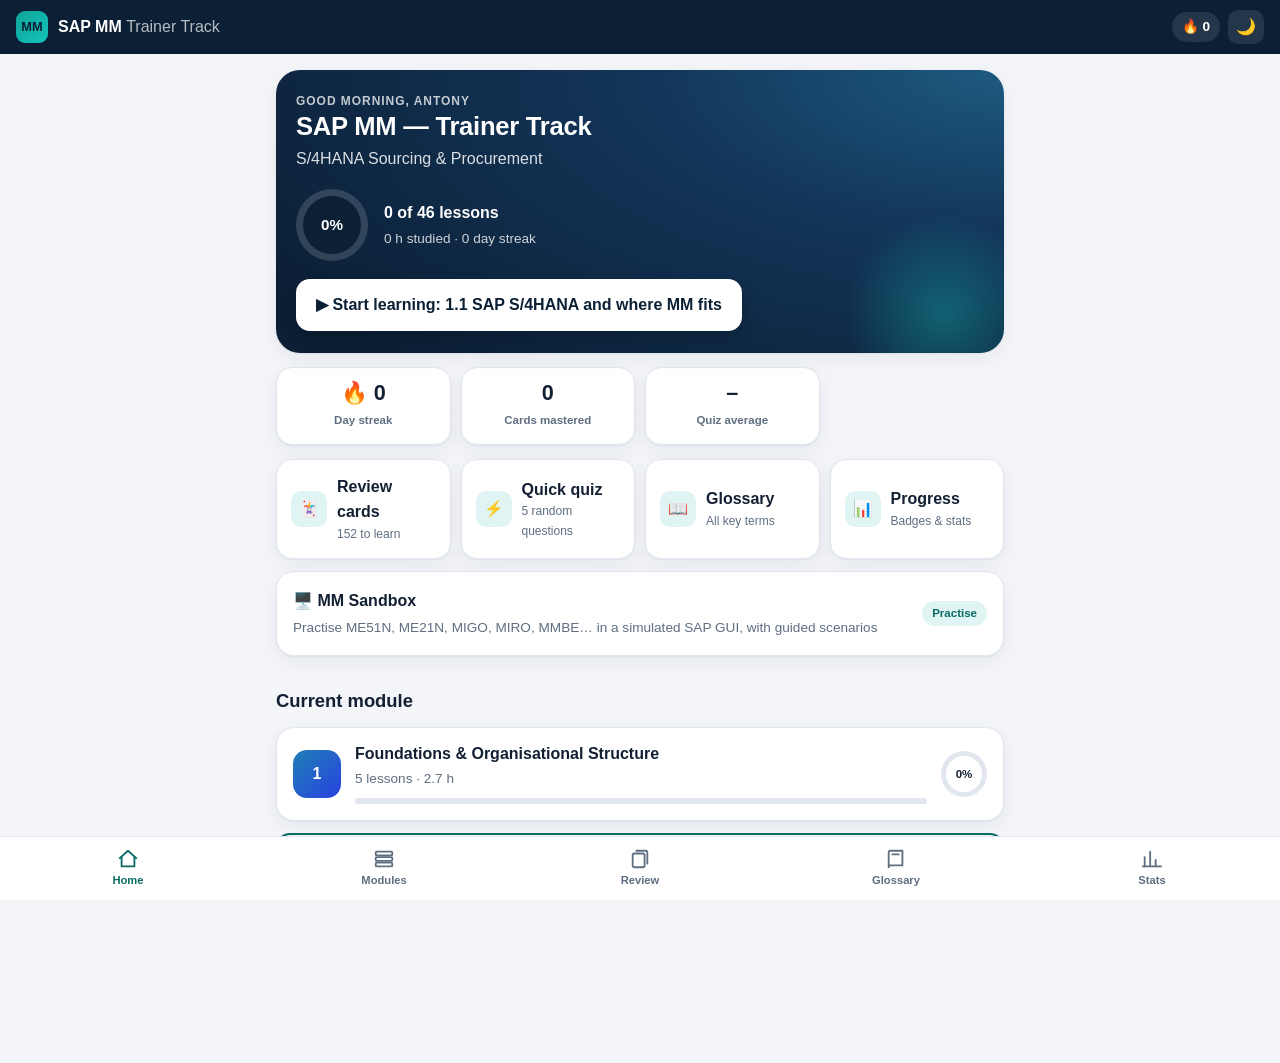
<file: index.html>
<!DOCTYPE html>
<html lang="en-GB">
<head>
<meta charset="utf-8">
<meta name="viewport" content="width=device-width, initial-scale=1, viewport-fit=cover">
<title>SAP MM — Trainer Track</title>
<meta name="description" content="Learn SAP S/4HANA MM and become an SAP trainer: lessons, audio, quizzes and flashcards.">
<meta name="theme-color" content="#0b1f35">
<link rel="manifest" href="manifest.json">
<link rel="icon" href="assets/icon.svg" type="image/svg+xml">
<link rel="apple-touch-icon" href="assets/icon-192.png">
<meta name="apple-mobile-web-app-capable" content="yes">
<meta name="apple-mobile-web-app-status-bar-style" content="black-translucent">
<link rel="stylesheet" href="styles.css">
</head>
<body>
<a href="#app" class="skip-link">Skip to content</a>
<div id="readbar" aria-hidden="true"></div>
<header class="topbar">
  <a href="#/" class="brand"><span class="logo">MM</span><span>SAP MM <em>Trainer Track</em></span></a>
  <div class="top-actions">
    <span class="streak-pill" id="streakPill" title="Day streak">🔥 <b>0</b></span>
    <button id="themeBtn" class="icon-btn" aria-label="Toggle dark mode">🌙</button>
  </div>
</header>
<main id="app" tabindex="-1"></main>
<nav class="tabbar" aria-label="Main">
  <a href="#/" data-tab="home"><svg viewBox="0 0 24 24" aria-hidden="true"><path d="M3 11l9-8 9 8"/><path d="M5 10v10h14V10"/></svg>Home</a>
  <a href="#/modules" data-tab="modules"><svg viewBox="0 0 24 24" aria-hidden="true"><rect x="3" y="4" width="18" height="4" rx="1"/><rect x="3" y="10" width="18" height="4" rx="1"/><rect x="3" y="16" width="18" height="4" rx="1"/></svg>Modules</a>
  <a href="#/review" data-tab="review"><svg viewBox="0 0 24 24" aria-hidden="true"><rect x="4" y="6" width="13" height="15" rx="2"/><path d="M8 3h10a2 2 0 0 1 2 2v12"/></svg>Review</a>
  <a href="#/glossary" data-tab="glossary"><svg viewBox="0 0 24 24" aria-hidden="true"><path d="M4 19V5a2 2 0 0 1 2-2h13v16H6a2 2 0 0 0-2 2z"/><path d="M8 7h7"/></svg>Glossary</a>
  <a href="#/stats" data-tab="stats"><svg viewBox="0 0 24 24" aria-hidden="true"><path d="M4 20V10"/><path d="M10 20V4"/><path d="M16 20v-7"/><path d="M22 20H2"/></svg>Stats</a>
</nav>
<div id="toast" role="status" aria-live="polite"></div>
<canvas id="confetti" aria-hidden="true"></canvas>
<script src="app.js"></script>
</body>
</html>
</file>
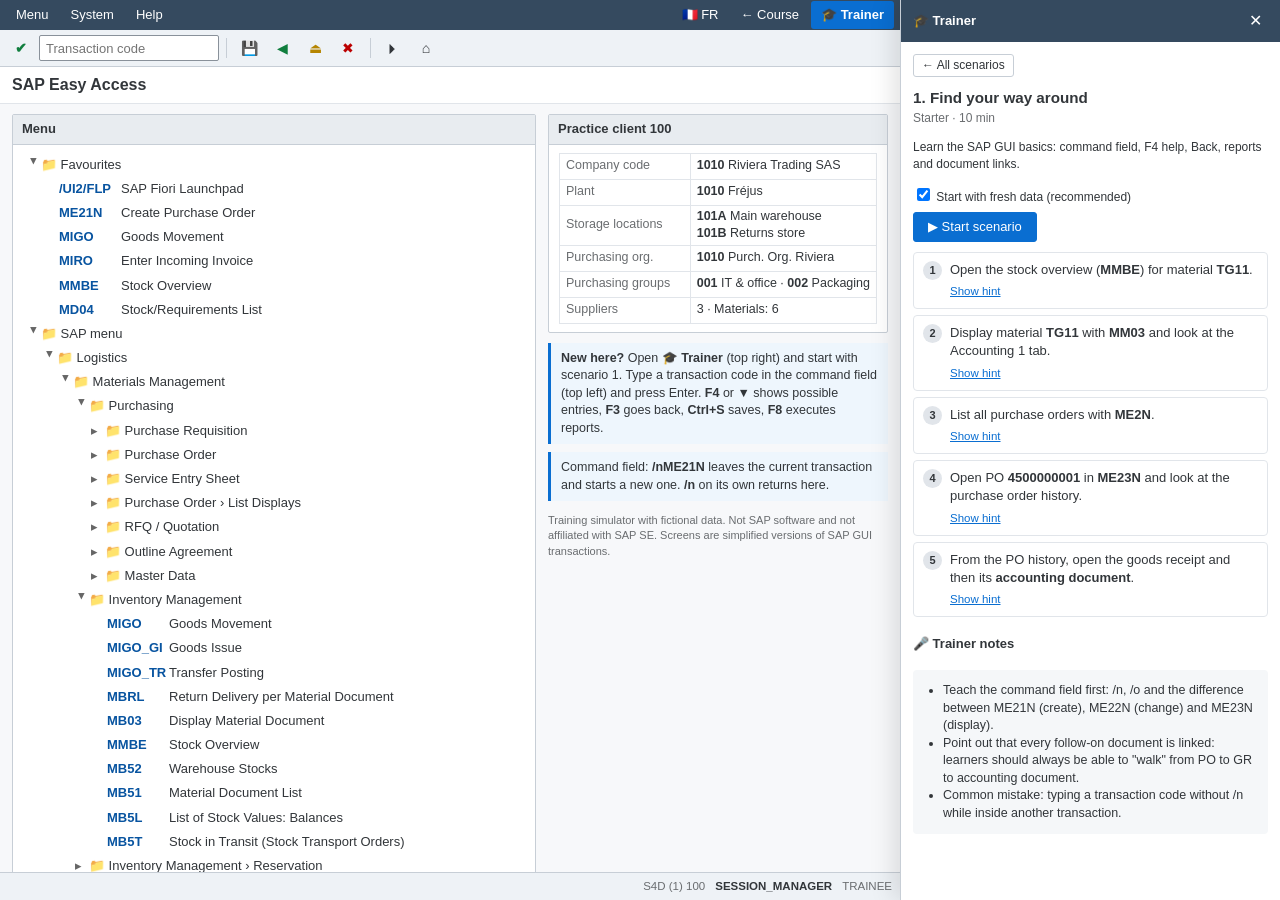
<file: sandbox/index.html>
<!DOCTYPE html>
<html lang="en-GB">
<head>
<meta charset="utf-8">
<meta name="viewport" content="width=device-width, initial-scale=1, viewport-fit=cover">
<title>MM Sandbox — SAP MM Trainer Track</title>
<meta name="description" content="Practise SAP MM procure-to-pay in a simulated SAP GUI: ME51N, ME21N, MIGO, MIRO, MMBE and more.">
<meta name="theme-color" content="#354a5f">
<link rel="manifest" href="../manifest.json">
<link rel="icon" href="../assets/icon.svg" type="image/svg+xml">
<link rel="stylesheet" href="sim.css">
</head>
<body>
<div class="gui" id="gui">
  <div class="menubar">
    <div class="menus">
      <button class="mb" data-menu="menu">Menu</button>
      <button class="mb" data-menu="system">System</button>
      <button class="mb" data-menu="help">Help</button>
    </div>
    <div class="mb-right">
      <button class="mb" id="langBtn" type="button">🇫🇷 FR</button>
      <a class="mb" href="../">← Course</a>
      <button class="mb trainer-toggle" id="trainerBtn" aria-expanded="false">🎓 Trainer</button>
    </div>
  </div>
  <div class="systb">
    <button class="tbi ok" id="okBtn" title="Enter (Enter)" aria-label="Enter">✔</button>
    <div class="okwrap"><input id="okcode" list="tclist" placeholder="Transaction code" autocomplete="off" autocapitalize="characters" spellcheck="false" aria-label="Command field"></div>
    <datalist id="tclist"></datalist>
    <span class="sep"></span>
    <button class="tbi" id="saveBtn" title="Save (Ctrl+S)" aria-label="Save">💾</button>
    <button class="tbi back" id="backBtn" title="Back (F3)" aria-label="Back">◀</button>
    <button class="tbi exit" id="exitBtn" title="Exit (Shift+F3)" aria-label="Exit">⏏</button>
    <button class="tbi cancel" id="cancelBtn" title="Cancel (F12)" aria-label="Cancel">✖</button>
    <span class="sep"></span>
    <button class="tbi" id="execBtn" title="Execute (F8)" aria-label="Execute">⏵</button>
    <button class="tbi" id="homeBtn" title="SAP Easy Access (/n)" aria-label="Easy Access">⌂</button>
  </div>
  <div class="titlebar" id="title">SAP Easy Access</div>
  <div class="apptb" id="apptb"></div>
  <main class="screen" id="screen" tabindex="-1"></main>
  <div class="statusbar">
    <div class="msg" id="msg" role="status" aria-live="polite"></div>
    <div class="sysinfo"><span>S4D (1) 100</span><b id="stc">SESSION_MANAGER</b><span>TRAINEE</span></div>
  </div>
</div>

<aside class="trainer" id="trainer" aria-label="Trainer panel" hidden>
  <div class="tr-head"><b>🎓 Trainer</b><button class="tr-x" id="trainerClose" aria-label="Close trainer panel">✕</button></div>
  <div class="tr-body" id="trainerBody"></div>
</aside>

<div class="menu-pop" id="menuPop" hidden></div>
<div class="modal-bg" id="modal" hidden></div>
<div class="toast" id="toast" role="status" aria-live="polite"></div>
<script src="sim.js"></script>
<script src="mm-purch.js"></script>
<script src="mm-inv.js"></script>
<script src="mm-rel.js"></script>
<script src="mm-liv.js"></script>
<script src="mm-mrp.js"></script>
<script src="mm-srv.js"></script>
<script src="mm-spro.js"></script>
<script src="mm-fiori.js"></script>
<script src="mm-plant.js"></script>
<script src="mm-clear.js"></script>
<script src="mm-exam.js"></script>
<script src="i18n-fr.js"></script>
<script src="i18n.js"></script>
</body>
</html>
</file>
<file: styles.css>
/* a11y */
:focus-visible{outline:3px solid var(--amber);outline-offset:2px;border-radius:6px}
.sr-only{position:absolute;width:1px;height:1px;overflow:hidden;clip:rect(0 0 0 0);white-space:nowrap}
.skip-link{position:absolute;left:8px;top:-60px;z-index:60;background:var(--amber);color:#000;padding:8px 14px;border-radius:10px;font-weight:700}
.skip-link:focus{top:8px}
:root{
  --bg:#f3f5f9;--card:#fff;--ink:#132033;--muted:#5f6e80;--line:#e2e7ef;
  --navy:#0b1f35;--navy2:#13365a;--accent:#0fa39b;--accent2:#14c4b9;--accent-soft:#e0f5f3;--accent-ink:#0a6b64;--btn1:#0a6b64;--btn2:#0b7f78;--ok-ink:#16733f;
  --amber:#f5a524;--ok:#1f9d55;--bad:#d64545;
  --radius:18px;--shadow:0 1px 2px rgba(16,32,51,.05),0 6px 20px rgba(16,32,51,.06);
  --tabh:64px;
}
[data-theme=dark]{
  --bg:#0a121c;--card:#121d2a;--ink:#e9eef4;--muted:#93a3b5;--line:#213040;
  --accent-soft:#11302f;--accent-ink:#4fdcd1;--ok-ink:#5fd38f;--shadow:0 1px 2px rgba(0,0,0,.3),0 8px 24px rgba(0,0,0,.25);
}
*{box-sizing:border-box;-webkit-tap-highlight-color:transparent}
html{scroll-behavior:smooth}
body{margin:0;font:16px/1.6 ui-sans-serif,-apple-system,BlinkMacSystemFont,"Segoe UI",Roboto,sans-serif;background:var(--bg);color:var(--ink);-webkit-text-size-adjust:100%}
a{color:var(--accent-ink)}
button{font:inherit;cursor:pointer}

/* Top bar */
.topbar{position:sticky;top:0;z-index:20;display:flex;justify-content:space-between;align-items:center;padding:10px 16px;padding-top:max(10px,env(safe-area-inset-top));background:var(--navy);color:#fff}
.brand{display:flex;align-items:center;gap:10px;color:#fff;text-decoration:none;font-weight:700}
.brand em{font-style:normal;font-weight:400;opacity:.7}
.logo{display:grid;place-items:center;width:32px;height:32px;border-radius:9px;background:linear-gradient(135deg,var(--accent),var(--accent2));font-size:.8rem;font-weight:800;color:var(--navy)}
.top-actions{display:flex;gap:8px;align-items:center}
.streak-pill{background:rgba(255,255,255,.1);padding:4px 10px;border-radius:99px;font-size:.85rem}
.icon-btn{background:rgba(255,255,255,.1);border:0;color:#fff;border-radius:10px;width:36px;height:34px}
#readbar{position:fixed;top:0;left:0;height:3px;width:0;background:var(--amber);z-index:30;transition:width .1s}

main{max-width:760px;margin:0 auto;padding:16px 16px calc(var(--tabh) + 110px);outline:none;animation:fade .25s ease}
@keyframes fade{from{opacity:0;transform:translateY(6px)}to{opacity:1;transform:none}}
h1{font-size:1.6rem;line-height:1.2;margin:.3em 0 .2em;letter-spacing:-.01em}
h2{font-size:1.15rem;margin:1.6em 0 .6em}
h3{font-size:1.05rem;margin:1.3em 0 .35em}
.muted{color:var(--muted)}
.small{font-size:.85rem}

/* Tab bar */
.tabbar{position:fixed;bottom:0;left:0;right:0;z-index:20;display:flex;justify-content:space-around;height:calc(var(--tabh) + env(safe-area-inset-bottom));padding-bottom:env(safe-area-inset-bottom);background:var(--card);border-top:1px solid var(--line)}
.tabbar a{flex:1;display:flex;flex-direction:column;align-items:center;justify-content:center;gap:2px;font-size:.7rem;color:var(--muted);text-decoration:none;font-weight:600}
.tabbar a svg{width:22px;height:22px;stroke:currentColor;fill:none;stroke-width:2;stroke-linecap:round;stroke-linejoin:round}
.tabbar a.active{color:var(--accent-ink)}

/* Cards */
.card{background:var(--card);border:1px solid var(--line);border-radius:var(--radius);padding:16px;margin:12px 0;box-shadow:var(--shadow)}
a.card{display:block;color:inherit;text-decoration:none;transition:transform .15s,box-shadow .15s}
a.card:active{transform:scale(.985)}
@media(hover:hover){a.card:hover{transform:translateY(-2px)}}
.row,a.card.row{display:flex;justify-content:space-between;align-items:center;gap:12px}
.pill{font-size:.72rem;font-weight:600;padding:3px 10px;border-radius:99px;background:var(--accent-soft);color:var(--accent-ink);white-space:nowrap}
.pill.amber{background:rgba(245,165,36,.15);color:#8a5a00}
[data-theme=dark] .pill.amber{color:var(--amber)}
.bar{height:8px;background:var(--line);border-radius:99px;overflow:hidden}
.bar i{display:block;height:100%;border-radius:99px;background:linear-gradient(90deg,var(--accent),var(--accent2));transition:width .6s ease}

/* Hero */
.hero{position:relative;overflow:hidden;border-radius:24px;padding:22px 20px;color:#fff;background:radial-gradient(120% 140% at 100% 0%,#1d5a80 0%,var(--navy2) 40%,var(--navy) 100%);box-shadow:var(--shadow)}
.hero:after{content:"";position:absolute;right:-40px;bottom:-60px;width:200px;height:200px;border-radius:50%;background:radial-gradient(circle,rgba(20,196,185,.35),transparent 70%)}
.hero h1{color:#fff;margin:0 0 4px}
.hero p{margin:0;opacity:.85}
.hero .ring-wrap{display:flex;gap:16px;align-items:center;margin-top:18px}
.hero .btn{margin-top:18px}
.kicker{font-size:.75rem;text-transform:uppercase;letter-spacing:.08em;font-weight:700;opacity:.75}

/* Ring */
.ring{--p:0;--c:var(--accent2);width:72px;height:72px;border-radius:50%;display:grid;place-items:center;background:conic-gradient(var(--c) calc(var(--p)*1%),rgba(255,255,255,.15) 0);flex:none}
.ring b{display:grid;place-items:center;width:58px;height:58px;border-radius:50%;background:var(--navy);font-size:.95rem;color:#fff}
.ring.sm{width:46px;height:46px;background:conic-gradient(var(--c) calc(var(--p)*1%),var(--line) 0)}
.ring.sm b{width:36px;height:36px;background:var(--card);color:var(--ink);font-size:.72rem}

/* Stats grid */
.stats{display:grid;grid-template-columns:repeat(3,1fr);gap:10px;margin:14px 0}
.stat{background:var(--card);border:1px solid var(--line);border-radius:16px;padding:12px;text-align:center;box-shadow:var(--shadow)}
.stat b{display:block;font-size:1.35rem;line-height:1.2}
.stat span{font-size:.72rem;color:var(--muted);font-weight:600}

/* Quick actions */
.quick{display:grid;grid-template-columns:1fr 1fr;gap:10px}
.quick a{display:flex;gap:10px;align-items:center;padding:14px;border-radius:16px;background:var(--card);border:1px solid var(--line);text-decoration:none;color:var(--ink);font-weight:600;box-shadow:var(--shadow)}
.quick a i{font-style:normal;display:grid;place-items:center;width:36px;height:36px;border-radius:10px;background:var(--accent-soft);color:var(--accent-ink);flex:none}
.quick small{display:block;font-weight:400;color:var(--muted);font-size:.75rem}

/* Module cards */
.mod,a.card.mod{display:flex;gap:14px;align-items:center}
.mod-icon{flex:none;display:grid;place-items:center;width:48px;height:48px;border-radius:14px;color:#fff;font-weight:800;background:linear-gradient(135deg,hsl(var(--h) 70% 42%),hsl(calc(var(--h) + 30) 75% 52%))}
.mod-body{flex:1;min-width:0}
.mod-body strong{display:block;line-height:1.3}
.mod-body .bar{margin-top:8px;height:6px}
.mod-header{border-radius:24px;padding:20px;color:#fff;background:linear-gradient(135deg,hsl(var(--h) 65% 30%),hsl(calc(var(--h) + 30) 70% 42%));box-shadow:var(--shadow)}
.mod-header h1{color:#fff}
.mod-header .crumb{color:rgba(255,255,255,.8)}
.mod-header .bar{background:rgba(255,255,255,.25)}
.mod-header .bar i{background:#fff}
.crumb{display:inline-block;font-size:.85rem;text-decoration:none;margin-bottom:6px;font-weight:600}

/* Lesson list */
.lesson-item,a.card.lesson-item{display:flex;gap:12px;align-items:center}
.num{flex:none;display:grid;place-items:center;width:34px;height:34px;border-radius:50%;border:2px solid var(--line);font-weight:700;font-size:.85rem;color:var(--muted)}
.num.done{background:var(--ok);border-color:var(--ok);color:#fff}
.num.next{border-color:var(--accent-ink);color:var(--accent-ink)}

/* Buttons */
.btn{display:inline-flex;align-items:center;justify-content:center;gap:8px;border:0;border-radius:14px;padding:13px 20px;font-size:1rem;font-weight:700;background:linear-gradient(135deg,var(--btn1),var(--btn2));color:#fff;text-decoration:none;box-shadow:0 6px 16px rgba(15,163,155,.3);transition:transform .1s}
.btn:active{transform:scale(.97)}
.btn.light{background:#fff;color:var(--navy);box-shadow:0 6px 16px rgba(0,0,0,.2)}
.btn.ghost{background:transparent;color:var(--accent-ink);border:2px solid var(--accent-ink);box-shadow:none}
.btn.block{display:flex;width:100%}
.btn:disabled{opacity:.4}
.actions{display:flex;gap:10px;flex-wrap:wrap;margin:16px 0}

/* Sticky CTA */
.sticky-cta{position:fixed;left:0;right:0;bottom:calc(var(--tabh) + env(safe-area-inset-bottom));z-index:15;padding:10px 16px;background:linear-gradient(to top,var(--bg) 70%,transparent)}
.sticky-cta .inner{max-width:760px;margin:0 auto;display:flex;gap:10px}
.sticky-cta .btn{flex:1}

/* Lesson content */
.lesson-head .meta{display:flex;gap:8px;flex-wrap:wrap;margin:6px 0 4px}
.lesson ul,.lesson ol{padding-left:1.2em}
.lesson li{margin:.3em 0}
.lesson h3{color:var(--accent-ink)}
table{width:100%;border-collapse:collapse;font-size:.88rem;margin:.8em 0;display:block;overflow-x:auto;border-radius:12px;border:1px solid var(--line)}
th,td{text-align:left;padding:9px 10px;border-bottom:1px solid var(--line);vertical-align:top}
th{background:var(--accent-soft);font-weight:700}
tr:last-child td{border-bottom:0}
code{background:var(--accent-soft);color:var(--accent-ink);padding:1px 6px;border-radius:6px;font-size:.88em;font-weight:600}
.tip{position:relative;background:linear-gradient(135deg,rgba(245,165,36,.12),rgba(245,165,36,.05));border:1px solid rgba(245,165,36,.35);padding:12px 14px 12px 42px;border-radius:14px}
.tip:before{content:"💡";position:absolute;left:14px;top:11px}

/* Audio player */
.player{display:flex;align-items:center;gap:12px}
.play{flex:none;width:52px;height:52px;border-radius:50%;border:0;background:linear-gradient(135deg,var(--btn1),var(--btn2));color:#fff;font-size:1.2rem;box-shadow:0 6px 16px rgba(15,163,155,.35)}
.player .track{flex:1;min-width:0}
.player input[type=range]{width:100%;margin:6px 0;-webkit-appearance:none;appearance:none;height:6px;border-radius:99px;background:linear-gradient(90deg,var(--accent) var(--v,0%),var(--line) var(--v,0%))}
.player input[type=range]::-webkit-slider-thumb{-webkit-appearance:none;width:16px;height:16px;border-radius:50%;background:var(--accent);border:3px solid var(--card);box-shadow:0 1px 4px rgba(0,0,0,.3)}
.player input[type=range]::-moz-range-thumb{width:14px;height:14px;border-radius:50%;background:var(--accent);border:3px solid var(--card)}
.player .label{font-size:.8rem;font-weight:600;color:var(--muted);margin-bottom:2px;white-space:nowrap;overflow:hidden;text-overflow:ellipsis}
.player .times{display:flex;justify-content:space-between;font-size:.75rem;color:var(--muted)}
.speed{flex:none;border:1.5px solid var(--line);background:transparent;color:var(--ink);border-radius:10px;padding:6px 8px;font-size:.8rem;font-weight:700;min-width:48px}
.skip{flex:none;border:0;background:transparent;color:var(--muted);font-size:.8rem;font-weight:700;padding:4px}

/* Terms */
.terms{display:flex;flex-wrap:wrap;gap:8px}
.term{border:1.5px solid var(--line);background:var(--card);color:var(--ink);border-radius:12px;padding:8px 12px;font-weight:600;font-size:.9rem;text-align:left}
.term.open{border-color:var(--accent);background:var(--accent-soft);width:100%}
.term small{display:block;font-weight:400;color:var(--muted);margin-top:4px}

/* Checklist */
.check{display:flex;gap:12px;align-items:flex-start;padding:10px 0;border-bottom:1px solid var(--line);cursor:pointer}
.check:last-child{border-bottom:0}
.check input{appearance:none;flex:none;width:24px;height:24px;margin:2px 0 0;border:2px solid var(--line);border-radius:7px;display:grid;place-items:center;transition:.15s}
.check input:checked{background:var(--ok);border-color:var(--ok)}
.check input:checked:after{content:"✓";color:#fff;font-weight:800;font-size:.85rem}
.check input:checked + span{color:var(--muted);text-decoration:line-through}

/* Quiz */
.qprog{display:flex;gap:4px;margin:8px 0 16px}
.qprog i{flex:1;height:6px;border-radius:99px;background:var(--line)}
.qprog i.ok{background:var(--ok)}.qprog i.ko{background:var(--bad)}.qprog i.cur{background:var(--accent)}
.opt{display:flex;gap:12px;align-items:center;width:100%;text-align:left;margin:10px 0;padding:14px;border-radius:14px;border:2px solid var(--line);background:var(--card);color:var(--ink);font-size:1rem;transition:.15s;box-shadow:var(--shadow)}
.opt b{flex:none;display:grid;place-items:center;width:28px;height:28px;border-radius:8px;background:var(--accent-soft);color:var(--accent-ink);font-size:.85rem}
.opt.correct{border-color:var(--ok);background:rgba(31,157,85,.1)}
.opt.correct b{background:var(--ok);color:#fff}
.opt.wrong{border-color:var(--bad);background:rgba(214,69,69,.08);animation:shake .35s}
.opt.wrong b{background:var(--bad);color:#fff}
@keyframes shake{25%{transform:translateX(-6px)}75%{transform:translateX(6px)}}
.feedback{border-radius:14px;padding:12px 14px;margin-top:6px;font-size:.95rem}
.feedback.ok{background:rgba(31,157,85,.12)}.feedback.ko{background:rgba(214,69,69,.1)}
.score-big{font-size:3rem;font-weight:800;line-height:1;margin:10px 0}
.review-item{border-left:4px solid var(--bad);padding-left:12px;margin:12px 0}

/* Flashcards */
.flip{perspective:1200px;height:260px;margin:12px 0;touch-action:pan-y}
.flip-inner{position:relative;width:100%;height:100%;transition:transform .5s cubic-bezier(.3,.8,.3,1);transform-style:preserve-3d;cursor:pointer}
.flip.flipped .flip-inner{transform:rotateY(180deg)}
.face{position:absolute;inset:0;display:flex;flex-direction:column;align-items:center;justify-content:center;text-align:center;padding:24px;border-radius:22px;backface-visibility:hidden;-webkit-backface-visibility:hidden;font-size:1.25rem;font-weight:700;box-shadow:var(--shadow);border:1px solid var(--line)}
.face.front{background:var(--card)}
.face.back{background:linear-gradient(135deg,var(--navy2),var(--navy));color:#fff;transform:rotateY(180deg)}
.face small{position:absolute;top:14px;font-size:.7rem;text-transform:uppercase;letter-spacing:.08em;opacity:.6;font-weight:700}
.swipe-out-l{transition:transform .3s,opacity .3s;transform:translateX(-120%) rotate(-12deg)!important;opacity:0}
.swipe-out-r{transition:transform .3s,opacity .3s;transform:translateX(120%) rotate(12deg)!important;opacity:0}
.rate{display:grid;grid-template-columns:1fr 1fr;gap:10px}
.rate .again{background:linear-gradient(135deg,#e05a5a,#d64545);box-shadow:0 6px 16px rgba(214,69,69,.3)}
.boxes{display:flex;gap:6px;margin-top:10px}
.boxes div{flex:1;text-align:center;font-size:.7rem;color:var(--muted)}
.boxes b{display:block;height:6px;border-radius:99px;background:var(--line);margin-bottom:4px}

/* Glossary */
.search{width:100%;padding:13px 16px;border-radius:14px;border:2px solid var(--line);background:var(--card);color:var(--ink);font-size:1rem;outline:none}
.search:focus{border-color:var(--accent)}
.gl-item{padding:12px 0;border-bottom:1px solid var(--line)}
.gl-item b{display:block}
.gl-item a{font-size:.75rem;text-decoration:none;font-weight:600}
mark{background:rgba(245,165,36,.35);color:inherit;border-radius:3px}

/* Badges */
.badges{display:grid;grid-template-columns:repeat(4,1fr);gap:10px}
.badge{text-align:center;font-size:.7rem;color:var(--muted);font-weight:600}
.badge i{display:grid;place-items:center;font-style:normal;width:52px;height:52px;margin:0 auto 4px;border-radius:50%;font-size:1.4rem;background:var(--line);filter:grayscale(1);opacity:.5}
.badge.on i{background:linear-gradient(135deg,var(--amber),#ffcf70);filter:none;opacity:1;box-shadow:0 4px 12px rgba(245,165,36,.35)}
.badge.on{color:var(--ink)}

/* Week chart */
.week{display:flex;justify-content:space-between;gap:6px;margin-top:8px}
.week div{flex:1;text-align:center;font-size:.7rem;color:var(--muted)}
.week b{display:block;height:32px;border-radius:8px;background:var(--line);margin-bottom:4px}
.week b.on{background:linear-gradient(180deg,var(--accent2),var(--accent))}

/* Toast & confetti */
#toast{position:fixed;left:50%;bottom:calc(var(--tabh) + 90px);transform:translate(-50%,20px);background:var(--navy);color:#fff;padding:10px 18px;border-radius:99px;font-weight:600;font-size:.9rem;opacity:0;pointer-events:none;transition:.3s;z-index:40;white-space:nowrap}
#toast.show{opacity:1;transform:translate(-50%,0)}
#confetti{position:fixed;inset:0;pointer-events:none;z-index:50;width:100%;height:100%}

@media(prefers-reduced-motion:reduce){*{animation:none!important;transition:none!important}}
@media(min-width:700px){.stats{grid-template-columns:repeat(4,1fr)}.quick{grid-template-columns:repeat(4,1fr)}}

.offline{display:flex;align-items:center;gap:12px}
.offline .btn{padding:10px 14px;font-size:.9rem}
</file>
<file: sandbox/sim.css>
/* MM Sandbox — classic SAP GUI–style shell (independent design, not affiliated with SAP SE) */
:root{
  --shell:#354a5f;--shell2:#2c3e50;--tb:#eef2f6;--tb2:#dfe6ec;--bg:#f7f8fa;--panel:#fff;
  --ink:#32363a;--muted:#6a6d70;--line:#c7ced6;--line2:#e1e5ea;--field:#fff;--fieldb:#89919a;
  --ro:#f2f2f2;--focus:#0a6ed1;--sel:#e5f0fa;--hdr:#e8ecf0;
  --ok:#107e3e;--warn:#e9730c;--err:#bb0000;--info:#0a6ed1;--req:#e9730c;
  --font:"72","Segoe UI",Arial,Helvetica,sans-serif;
}
*{box-sizing:border-box}
html,body{margin:0;height:100%}
body{font:13px/1.4 var(--font);color:var(--ink);background:var(--bg);-webkit-text-size-adjust:100%}
button{font:inherit;cursor:pointer;color:inherit}
:focus-visible{outline:2px solid var(--focus);outline-offset:1px}
a{color:var(--focus)}

.gui{display:flex;flex-direction:column;height:100vh;height:100dvh}

/* Menu bar */
.menubar{display:flex;justify-content:space-between;align-items:center;background:var(--shell);color:#fff;padding:0 6px;padding-top:env(safe-area-inset-top);min-height:30px}
.menus,.mb-right{display:flex;align-items:center;gap:2px}
.mb{background:none;border:0;color:#fff;padding:5px 10px;border-radius:3px;text-decoration:none;font-size:13px;white-space:nowrap}
.mb:hover{background:rgba(255,255,255,.12)}
.trainer-toggle{background:#0a6ed1;font-weight:600}
.trainer-toggle:hover{background:#0854a0}
.menu-pop{position:fixed;z-index:70;background:#fff;border:1px solid var(--line);box-shadow:0 4px 16px rgba(0,0,0,.18);min-width:220px;padding:4px 0;border-radius:3px}
.menu-pop button{display:block;width:100%;text-align:left;background:none;border:0;padding:7px 14px}
.menu-pop button:hover{background:var(--sel)}
.menu-pop hr{border:0;border-top:1px solid var(--line2);margin:4px 0}

/* System toolbar */
.systb{display:flex;align-items:center;gap:3px;background:var(--tb);border-bottom:1px solid var(--line);padding:4px 6px;flex-wrap:wrap}
.tbi{width:30px;height:28px;border:1px solid transparent;background:none;border-radius:3px;font-size:14px;line-height:1;display:grid;place-items:center}
.tbi:hover{background:#fff;border-color:var(--line)}
.tbi.ok{color:var(--ok);font-weight:700}
.tbi.back{color:var(--ok)}
.tbi.exit{color:#b58500}
.tbi.cancel{color:var(--err)}
.okwrap{position:relative}
#okcode{width:180px;height:26px;border:1px solid var(--fieldb);border-radius:2px;padding:0 6px;font:inherit;text-transform:uppercase;background:#fff}
#okcode::placeholder{text-transform:none}
.sep{width:1px;height:20px;background:var(--line);margin:0 4px}

/* Title + application toolbar */
.titlebar{background:#fff;padding:7px 12px;font-size:16px;font-weight:600;border-bottom:1px solid var(--line2)}
.apptb{display:flex;gap:4px;flex-wrap:wrap;background:var(--tb);border-bottom:1px solid var(--line);padding:4px 8px;min-height:8px}
.apptb:empty{padding:0;min-height:0;border:0}
.apptb button{border:1px solid var(--line);background:#fff;border-radius:3px;padding:3px 10px;display:inline-flex;gap:5px;align-items:center;font-size:12.5px}
.apptb button:hover{border-color:var(--focus);color:var(--focus)}
.apptb .ic{font-size:13px}

/* Screen */
.screen{flex:1;overflow:auto;padding:10px 12px 24px;outline:none}
.box{border:1px solid var(--line);background:var(--panel);border-radius:2px;margin:0 0 10px}
.box>h3{margin:0;font-size:13px;font-weight:600;background:var(--hdr);padding:5px 9px;border-bottom:1px solid var(--line);display:flex;justify-content:space-between;align-items:center;gap:8px}
.box>.in{padding:8px 10px}
.cols{display:grid;grid-template-columns:repeat(auto-fit,minmax(300px,1fr));gap:0 18px}

/* Fields */
.f{display:grid;grid-template-columns:140px auto minmax(0,1fr);align-items:center;gap:6px;min-height:28px}
.f label{color:var(--ink);white-space:nowrap;overflow:hidden;text-overflow:ellipsis}
.inp{display:inline-flex;align-items:center}
.f .fd{color:var(--muted);white-space:nowrap;overflow:hidden;text-overflow:ellipsis}
input[data-k],select[data-k],.cell{height:24px;border:1px solid var(--fieldb);border-radius:2px;background:var(--field);padding:0 5px;font:inherit;color:var(--ink);max-width:100%}
input[data-k][readonly],select[data-k]:disabled{background:var(--ro);border-color:#c5c5c5;color:#555}
input[data-k].req{border-left:3px solid var(--req)}
input[data-k]:focus,select[data-k]:focus{border-color:var(--focus);outline:none;box-shadow:0 0 0 1px var(--focus)}
input[data-k].errf{border-color:var(--err);background:#fff3f3;box-shadow:0 0 0 1px var(--err)}
input.num{text-align:right}
.f4{height:24px;width:22px;border:1px solid var(--fieldb);border-left:0;background:var(--tb);border-radius:0 2px 2px 0;font-size:10px;color:#444;padding:0}
.f4:hover{background:#fff;color:var(--focus)}
.inp input[data-f4]{border-radius:2px 0 0 2px}
input[type=checkbox][data-k]{width:16px;height:16px;padding:0}

/* Tabs */
.tabs{display:flex;gap:2px;border-bottom:1px solid var(--line);margin-bottom:8px;flex-wrap:wrap}
.tabs button{border:1px solid var(--line);border-bottom:0;background:var(--tb);padding:5px 12px;border-radius:3px 3px 0 0;font-size:12.5px;margin-bottom:-1px}
.tabs button.on{background:#fff;font-weight:600;border-bottom:1px solid #fff}

/* Tables */
.tw{overflow:auto;max-width:100%}
table.g{border-collapse:collapse;width:100%;background:#fff;font-size:12.5px}
table.g th{background:var(--hdr);font-weight:600;text-align:left;padding:4px 6px;border:1px solid var(--line);white-space:nowrap;position:sticky;top:0;z-index:1}
table.g td{padding:2px 6px;border:1px solid var(--line2);white-space:nowrap;height:26px}
table.g td.r,table.g th.r{text-align:right}
table.g tr.click{cursor:pointer}
table.g tr.click:hover td{background:var(--sel)}
table.g tr.on td{background:#d3e6f8}
table.g tr.tot td{font-weight:700;background:#f5f7f9}
table.g tr.lvl1 td:first-child{padding-left:18px}
table.g tr.lvl2 td:first-child{padding-left:30px}
table.g tr.lvl3 td:first-child{padding-left:44px}
table.g td input[data-k],table.g td select[data-k]{width:100%;min-width:60px;border-color:#b9c0c7}
table.g td .inp{display:flex}
table.g td .inp input{flex:1}
.lnk{color:var(--focus);text-decoration:underline;cursor:pointer;background:none;border:0;padding:0}

/* Lights & badges */
.light{display:inline-block;width:12px;height:12px;border-radius:50%;vertical-align:-1px;margin-right:5px;border:1px solid rgba(0,0,0,.25)}
.light.g{background:#2b9a4a}.light.y{background:#f0ab00}.light.r{background:#d32030}.light.n{background:#ccc}
.badge{display:inline-block;padding:0 7px;border-radius:9px;font-size:11.5px;font-weight:600;background:#e5f0fa;color:#0854a0}
.badge.ok{background:#e3f4e8;color:var(--ok)}.badge.warn{background:#fdf1e3;color:#a04b00}.badge.err{background:#fde9e9;color:var(--err)}
.balance{display:flex;align-items:center;gap:8px;font-weight:600;padding:6px 10px;background:#fff;border:1px solid var(--line);border-radius:2px;margin-bottom:10px;flex-wrap:wrap}
.balance .amt{font-variant-numeric:tabular-nums}

/* Easy Access */
.ea{display:grid;grid-template-columns:minmax(0,1fr) 340px;gap:12px}
.tree details{margin-left:16px}
.tree>details{margin-left:0}
.tree summary{cursor:pointer;padding:3px 4px;list-style:none;border-radius:2px;user-select:none}
.tree summary::-webkit-details-marker{display:none}
.tree summary::before{content:"▸";display:inline-block;width:14px;color:#666;transition:transform .15s}
.tree details[open]>summary::before{transform:rotate(90deg)}
.tree summary:hover{background:var(--sel)}
.tree .fold{color:#8a6d00}
.tree .leaf{display:block;margin-left:30px;padding:3px 6px;background:none;border:0;text-align:left;border-radius:2px;width:calc(100% - 30px)}
.tree .leaf:hover{background:var(--sel)}
.tree .leaf b{display:inline-block;min-width:62px;color:#0854a0;font-weight:600}
.orgtbl td:first-child{color:var(--muted);width:46%}
.tip{background:#eef6fd;border-left:3px solid var(--info);padding:7px 10px;margin:8px 0;font-size:12.5px}
.warnbox{background:#fff6ec;border-left:3px solid var(--warn);padding:7px 10px;margin:8px 0;font-size:12.5px}

/* ME21N document overview */
.split{display:grid;grid-template-columns:270px minmax(0,1fr);gap:10px;align-items:start}
.split.nodo{grid-template-columns:minmax(0,1fr)}
.split>*,.cols>*{min-width:0}
.docov table.g td{font-size:12px}

/* Status bar */
.statusbar{display:flex;justify-content:space-between;align-items:center;gap:8px;background:var(--tb);border-top:1px solid var(--line);padding:4px 8px;padding-bottom:max(4px,env(safe-area-inset-bottom));min-height:28px}
.msg{display:flex;align-items:center;gap:6px;min-width:0;font-size:12.5px}
.msg .mi{flex:none;display:grid;place-items:center;width:16px;height:16px;border-radius:50%;color:#fff;font-size:10px;font-weight:700}
.msg.S .mi{background:var(--ok)}.msg.E .mi{background:var(--err)}.msg.W .mi{background:var(--warn)}.msg.I .mi{background:var(--info)}
.msg.E{color:var(--err)}
.msg span.t{overflow:hidden;text-overflow:ellipsis}
.sysinfo{display:flex;gap:10px;color:var(--muted);font-size:11.5px;white-space:nowrap}
.sysinfo b{color:var(--ink)}

/* Modal */
.modal-bg{position:fixed;inset:0;background:rgba(0,0,0,.3);z-index:80;display:grid;place-items:center;padding:12px}
.modal-bg[hidden]{display:none}
.modal{background:#fff;border:1px solid var(--shell);box-shadow:0 10px 40px rgba(0,0,0,.3);width:min(640px,100%);max-height:85vh;display:flex;flex-direction:column;border-radius:3px}
.modal h4{margin:0;background:var(--shell);color:#fff;padding:7px 12px;font-size:13.5px;display:flex;justify-content:space-between;align-items:center}
.modal h4 button{background:none;border:0;color:#fff;font-size:15px}
.modal .mb-body{padding:10px 12px;overflow:auto}
.modal .mb-foot{padding:8px 12px;border-top:1px solid var(--line2);display:flex;justify-content:flex-end;gap:6px;background:var(--tb)}
.modal .mb-foot button,.btn{border:1px solid var(--line);background:#fff;border-radius:3px;padding:5px 14px}
.btn.pri,.modal .mb-foot button.pri{background:#0a6ed1;border-color:#0a6ed1;color:#fff}
.btn.sm{padding:2px 8px;font-size:12px}
.f4filter{width:100%;height:28px;border:1px solid var(--fieldb);padding:0 8px;margin-bottom:8px;font:inherit}

/* Trainer panel */
.trainer{position:fixed;top:0;right:0;bottom:0;width:380px;max-width:100%;background:#fff;border-left:1px solid var(--line);box-shadow:-6px 0 24px rgba(0,0,0,.12);z-index:60;display:flex;flex-direction:column}
.trainer[hidden]{display:none}
.tr-head{display:flex;justify-content:space-between;align-items:center;padding:9px 12px;padding-top:max(9px,env(safe-area-inset-top));background:var(--shell);color:#fff}
.tr-x{background:none;border:0;color:#fff;font-size:16px}
.tr-body{overflow:auto;padding:12px;flex:1}
.sc{display:block;width:100%;text-align:left;border:1px solid var(--line);background:#fff;border-radius:4px;padding:9px 11px;margin:0 0 8px}
.sc:hover{border-color:var(--focus)}
.sc small{display:block;color:var(--muted)}
.sc .prog{height:4px;background:var(--line2);border-radius:3px;margin-top:6px;overflow:hidden}
.sc .prog i{display:block;height:100%;background:var(--ok)}
.steps{list-style:none;padding:0;margin:10px 0}
.steps li{border:1px solid var(--line2);border-radius:4px;padding:8px 10px;margin-bottom:6px;position:relative;padding-left:36px}
.steps li::before{content:attr(data-n);position:absolute;left:9px;top:8px;width:19px;height:19px;border-radius:50%;background:var(--line2);display:grid;place-items:center;font-size:11px;font-weight:700}
.steps li.done{background:#f1f9f3;border-color:#bfe3c9}
.steps li.done::before{content:"✓";background:var(--ok);color:#fff}
.steps li.now{border-color:var(--focus);box-shadow:0 0 0 1px var(--focus)}
.steps li.now::before{background:var(--focus);color:#fff}
.steps .hint{display:none;margin-top:6px;font-size:12px;background:#fffbea;border:1px dashed #e0c36a;padding:6px 8px;border-radius:3px}
.steps li.showhint .hint{display:block}
.steps .hbtn{font-size:11.5px;margin-top:4px}
.tr-notes{background:#f5f7f9;border-radius:4px;padding:8px 12px;font-size:12.5px}
.tr-notes ul{margin:4px 0;padding-left:18px}
.tr-tools{display:flex;gap:6px;flex-wrap:wrap;margin-top:14px;border-top:1px solid var(--line2);padding-top:12px}
.done-banner{background:#e3f4e8;color:var(--ok);font-weight:700;padding:8px 10px;border-radius:4px;margin:8px 0}

.toast{position:fixed;left:50%;bottom:44px;transform:translateX(-50%) translateY(20px);background:#1d2d3e;color:#fff;padding:8px 16px;border-radius:6px;opacity:0;transition:.25s;z-index:90;pointer-events:none;font-size:13px;max-width:90vw}
.toast.show{opacity:1;transform:translateX(-50%) translateY(0)}

.muted{color:var(--muted)}
.small{font-size:12px}
.mt{margin-top:8px}
.disclaimer{font-size:11px;color:var(--muted);margin-top:12px}

/* Responsive */
@media (min-width:1100px){
  body.tr-open .gui{margin-right:380px}
}
@media (max-width:820px){
  .ea{grid-template-columns:1fr}
  .split{grid-template-columns:1fr}
}
@media (max-width:640px){
  body{font-size:14px}
  .f{grid-template-columns:1fr;gap:2px;margin-bottom:6px}
  .f .fd{font-size:12px}
  #okcode{width:130px}
  .sysinfo span:first-child,.sysinfo span:last-child{display:none}
  .titlebar{font-size:15px}
  .cols{grid-template-columns:1fr}
  .tbi{width:34px;height:32px}
  input[data-k],select[data-k]{height:30px;font-size:16px}
  .f4{height:30px;width:28px}
  .trainer{width:100%;top:auto;height:70vh;border-left:0;border-top:1px solid var(--line);border-radius:12px 12px 0 0}
}

/* ===== Fiori-style launchpad (body.fiori) — simplified look-alike for training ===== */
body.fiori .titlebar,body.fiori .apptb{display:none}
body.fiori .menubar{background:#fff;color:#32363a;border-bottom:1px solid #e5e5e5}
body.fiori .menubar .mb{color:#32363a}
body.fiori .menubar .mb:hover{background:#f2f2f2}
body.fiori .menubar .trainer-toggle{color:#fff}
body.fiori .screen{background:#f7f7f7;padding:0}
.fl{min-height:100%;font-family:"72","Segoe UI",Arial,sans-serif}
.fl-shell{position:sticky;top:0;z-index:5;display:flex;align-items:center;gap:6px;background:#354a5f;color:#fff;padding:6px 12px}
.fl-ic{background:none;border:0;color:#fff;font-size:18px;width:32px;height:30px;border-radius:4px}
.fl-ic:hover{background:rgba(255,255,255,.15)}
.fl-title{font-weight:600;font-size:15px}
.fl-sp{flex:1}
.fl-gui{background:rgba(255,255,255,.12);border:0;color:#fff;border-radius:4px;padding:5px 10px;font-size:12px}
.fl-body{padding:16px 20px 30px;max-width:1280px;margin:0 auto}
.fl-grp{font-size:15px;font-weight:600;color:#32363a;margin:18px 0 10px}
.fl-tiles{display:flex;flex-wrap:wrap;gap:12px}
.fl-tile{width:176px;height:176px;background:#fff;border:0;border-radius:6px;box-shadow:0 0 0 1px rgba(0,0,0,.08),0 2px 4px rgba(0,0,0,.08);padding:14px;text-align:left;display:flex;flex-direction:column;cursor:pointer;transition:box-shadow .15s}
.fl-tile:hover{box-shadow:0 0 0 1px #0a6ed1,0 4px 12px rgba(0,0,0,.15)}
.fl-tt{font-size:14px;font-weight:600;color:#32363a;line-height:1.25}
.fl-ts{font-size:12px;color:#6a6d70;margin-top:4px}
.fl-tk{margin-top:auto;display:flex;align-items:flex-end;gap:6px;color:#0a6ed1}
.fl-tk i{font-style:normal;font-size:26px}
.fl-tk b{font-size:28px;font-weight:300;line-height:1}
.fl-tk small{color:#6a6d70;font-size:11px;margin-bottom:3px}
.fl-filter{display:flex;gap:12px;align-items:flex-end;flex-wrap:wrap;background:#fff;padding:12px 14px;border-radius:6px;box-shadow:0 0 0 1px rgba(0,0,0,.06);margin-bottom:14px}
.fl-filter label,.fl-form label{display:flex;flex-direction:column;gap:3px;font-size:12px;color:#6a6d70}
.fl-form{display:flex;gap:14px;flex-wrap:wrap;margin:6px 0 12px}
.fl-form.grid2{display:grid;grid-template-columns:repeat(auto-fit,minmax(220px,1fr))}
.fl-btn{border:1px solid #0a6ed1;background:#fff;color:#0a6ed1;border-radius:4px;padding:6px 14px;font-size:13px}
.fl-btn:hover{background:#ebf5fe}
.fl-btn.pri{background:#0a6ed1;color:#fff}
.fl-btn.pri:hover{background:#0854a0}
.fl-card{background:#fff;border-radius:6px;box-shadow:0 0 0 1px rgba(0,0,0,.06),0 1px 3px rgba(0,0,0,.06);padding:12px 14px;margin-bottom:14px}
.fl-ct{font-weight:600;margin-bottom:8px}
.fl-card table.g th{background:#fafafa;border-color:#eee}
.fl-card table.g td{border-color:#f0f0f0;height:34px}
.fl-foot{display:flex;gap:8px;justify-content:flex-end;margin-top:10px;flex-wrap:wrap}
.fl-empty{padding:28px;text-align:center;color:#6a6d70}
.fl-chip{display:inline-block;padding:1px 9px;border-radius:12px;font-size:11.5px;background:#eef1f4;color:#32363a;white-space:nowrap}
.fl-chip.ok{background:#e3f4e8;color:#107e3e}.fl-chip.warn{background:#fdf1e3;color:#a04b00}.fl-chip.err{background:#fde9e9;color:#bb0000}
.fl-obj h1{font-size:22px;font-weight:400;margin:0}
.fl-objh{display:flex;justify-content:space-between;gap:16px;flex-wrap:wrap;background:#fff;border-radius:6px;padding:14px 16px;box-shadow:0 0 0 1px rgba(0,0,0,.06);margin-bottom:12px}
.fl-objh h1{font-size:22px;font-weight:400;margin:0}
.fl-objh p{margin:4px 0 0;color:#6a6d70}
.fl-kpis{display:flex;gap:24px}
.fl-kpis small{display:block;color:#6a6d70;font-size:11px}
.fl-kpis b{font-size:18px;font-weight:400}
.fl-actions{display:flex;gap:8px;flex-wrap:wrap;margin-bottom:10px}
.fl-obj h3{font-size:14px;margin:16px 0 8px}
.fl-flow{display:flex;align-items:center;gap:6px;flex-wrap:wrap;background:#fff;padding:12px;border-radius:6px;box-shadow:0 0 0 1px rgba(0,0,0,.06)}
.fl-flow>span{color:#89919a}
.fl-node{border-radius:6px;padding:8px 12px;min-width:130px;border:2px solid #d9d9d9;background:#fafafa}
.fl-node b{display:block;font-size:12.5px}.fl-node small{color:#6a6d70;font-size:11.5px}
.fl-node.done{border-color:#2b9a4a;background:#f1f9f3}.fl-node.cur{border-color:#e9730c;background:#fff7ee}.fl-node.na{opacity:.55}
.fl-kpirow{display:flex;gap:12px;flex-wrap:wrap;margin-bottom:14px}
.fl-kpi{background:#fff;border-radius:6px;padding:12px 16px;min-width:150px;box-shadow:0 0 0 1px rgba(0,0,0,.06)}
.fl-kpi small{display:block;color:#6a6d70;font-size:11.5px}.fl-kpi b{font-size:26px;font-weight:300;color:#0a6ed1}.fl-kpi span{color:#6a6d70;font-size:11.5px;margin-left:4px}
.fl-task{display:grid;grid-template-columns:1fr auto auto;gap:12px;align-items:center;border-bottom:1px solid #eee;padding:10px 0}
.fl-tv{font-size:16px}
.fl-two{display:grid;grid-template-columns:repeat(auto-fit,minmax(340px,1fr));gap:14px}
.fl-bars{display:flex;flex-direction:column;gap:8px}
.fl-bar{display:grid;grid-template-columns:minmax(120px,40%) 1fr auto;gap:8px;align-items:center;font-size:12.5px}
.fl-bl{overflow:hidden;text-overflow:ellipsis;white-space:nowrap}
.fl-bt{height:14px;background:#eef1f4;border-radius:7px;overflow:hidden}.fl-bt i{display:block;height:100%;background:#5899da}
.fl-bv{color:#6a6d70;white-space:nowrap}
@media (max-width:640px){.fl-tile{width:calc(50% - 6px);height:150px}.fl-body{padding:12px}.fl-task{grid-template-columns:1fr}}
.sc-grp{font-size:11px;text-transform:uppercase;letter-spacing:.05em;color:var(--muted);margin:12px 0 6px}

.steps li.miss{background:#fdf1f0;border-color:#efc2bd}
.steps li.miss::before{content:"✗";background:#c0392b;color:#fff}
.exam-clock{font-size:18px;margin:6px 0}
.exam-score{font-size:18px;padding:10px;border-radius:4px;margin:8px 0}
.exam-score.pass{background:#f1f9f3;border:1px solid #bfe3c9}
.exam-score.fail{background:#fdf1f0;border:1px solid #efc2bd}
</file>
